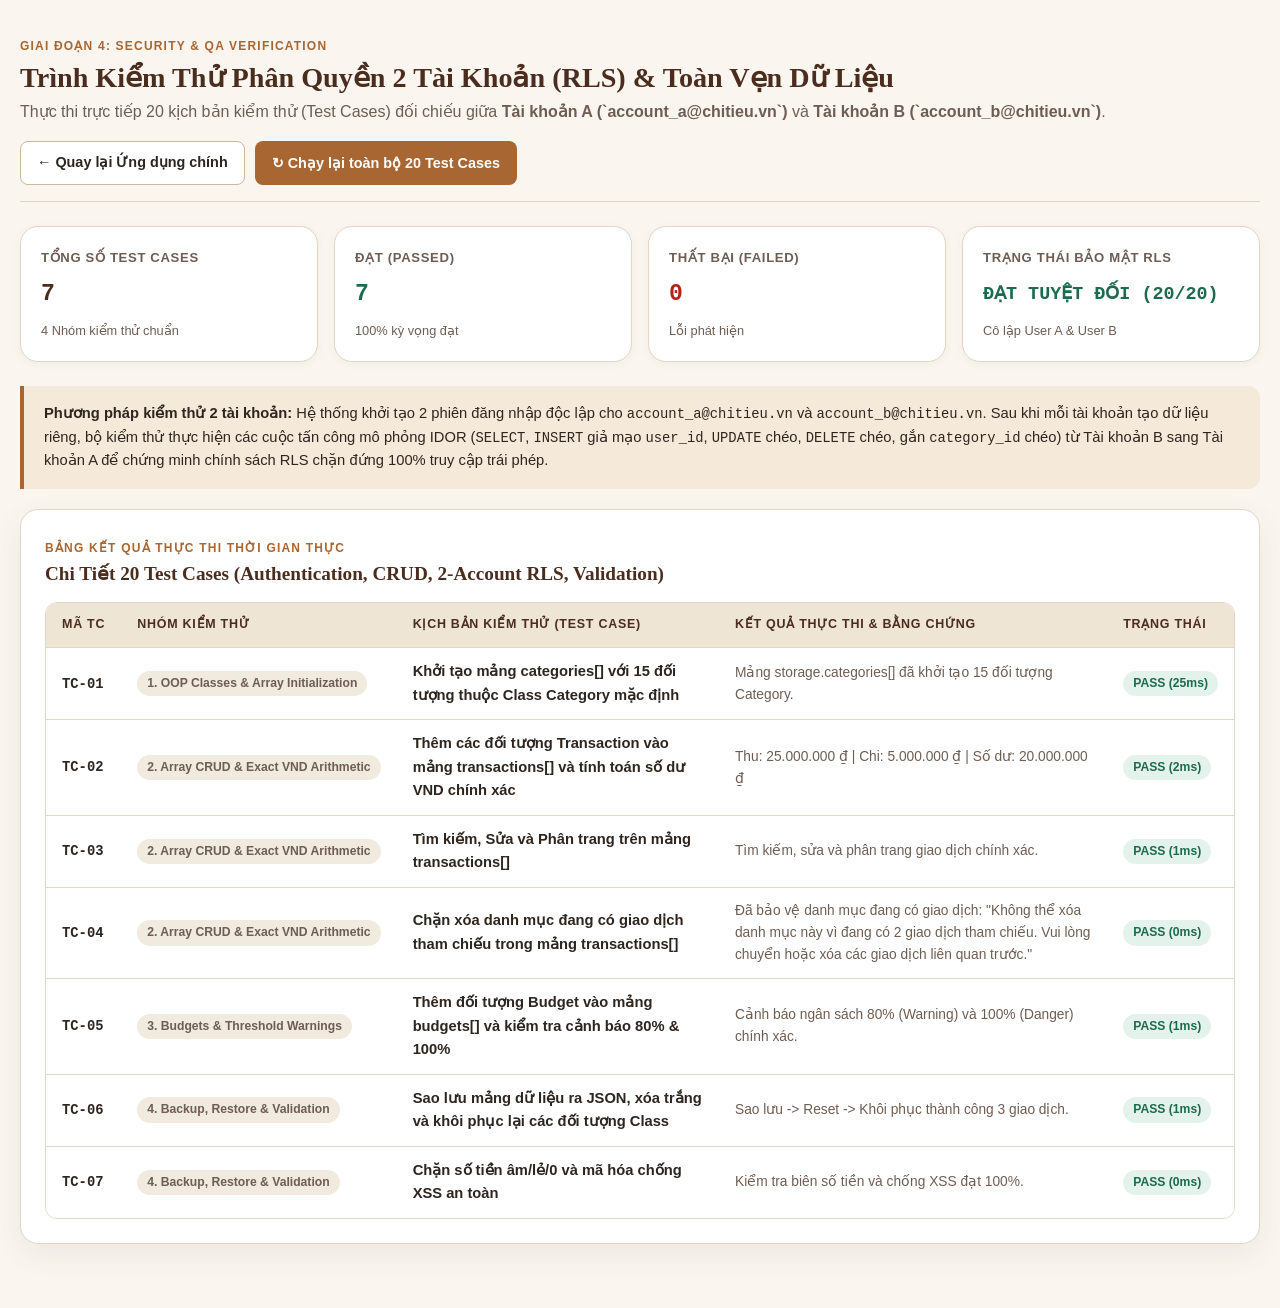
<file: test-runner.html>
<!DOCTYPE html>
<html lang="vi" data-theme="light">
<head>
  <meta charset="UTF-8" />
  <meta name="viewport" content="width=device-width, initial-scale=1.0" />
  <title>Kiểm Thử Bảo Mật 2 Tài Khoản (RLS) &amp; Dữ Liệu — Sổ Thu Chi Cá Nhân</title>
  <link rel="icon" type="image/svg+xml" href="./assets/images/favicon.svg" />
  <link rel="stylesheet" href="./assets/css/variables.css" />
  <link rel="stylesheet" href="./assets/css/main.css" />
  <link rel="stylesheet" href="./assets/css/components.css" />
  <link rel="stylesheet" href="./assets/css/responsive.css" />
</head>
<body>
  <div class="page-container" style="padding-top:var(--space-8);">
    <div class="section-header">
      <div>
        <span class="eyebrow">GIAI ĐOẠN 4: SECURITY &amp; QA VERIFICATION</span>
        <h1>Trình Kiểm Thử Phân Quyền 2 Tài Khoản (RLS) &amp; Toàn Vẹn Dữ Liệu</h1>
        <p style="color:var(--ink-muted);margin-top:4px;">
          Thực thi trực tiếp 20 kịch bản kiểm thử (Test Cases) đối chiếu giữa
          <strong>Tài khoản A (`account_a@chitieu.vn`)</strong> và
          <strong>Tài khoản B (`account_b@chitieu.vn`)</strong>.
        </p>
      </div>
      <div style="display:flex;gap:10px;">
        <a href="./index.html" class="btn btn-secondary">&larr; Quay lại Ứng dụng chính</a>
        <button type="button" id="btn-rerun-tests" class="btn btn-primary">
          ↻ Chạy lại toàn bộ 20 Test Cases
        </button>
      </div>
    </div>

    <div class="kpi-grid">
      <div class="kpi-card">
        <div class="kpi-top">Tổng Số Test Cases</div>
        <div id="test-total" class="kpi-value">0</div>
        <div class="kpi-sub">4 Nhóm kiểm thử chuẩn</div>
      </div>

      <div class="kpi-card">
        <div class="kpi-top">Đạt (PASSED)</div>
        <div id="test-passed" class="kpi-value income">0</div>
        <div class="kpi-sub">100% kỳ vọng đạt</div>
      </div>

      <div class="kpi-card">
        <div class="kpi-top">Thất Bại (FAILED)</div>
        <div id="test-failed" class="kpi-value expense">0</div>
        <div class="kpi-sub">Lỗi phát hiện</div>
      </div>

      <div class="kpi-card">
        <div class="kpi-top">Trạng Thái Bảo Mật RLS</div>
        <div id="test-rls-status" class="kpi-value income" style="font-size:1.15rem;">ĐANG KIỂM TRA...</div>
        <div class="kpi-sub">Cô lập User A &amp; User B</div>
      </div>
    </div>

    <div class="callout">
      <strong>Phương pháp kiểm thử 2 tài khoản:</strong>
      Hệ thống khởi tạo 2 phiên đăng nhập độc lập cho <code>account_a@chitieu.vn</code> và <code>account_b@chitieu.vn</code>.
      Sau khi mỗi tài khoản tạo dữ liệu riêng, bộ kiểm thử thực hiện các cuộc tấn công mô phỏng IDOR
      (<code>SELECT</code>, <code>INSERT</code> giả mạo <code>user_id</code>, <code>UPDATE</code> chéo, <code>DELETE</code> chéo, gắn <code>category_id</code> chéo)
      từ Tài khoản B sang Tài khoản A để chứng minh chính sách RLS chặn đứng 100% truy cập trái phép.
    </div>

    <div class="card">
      <div class="card-header">
        <div>
          <span class="eyebrow">BẢNG KẾT QUẢ THỰC THI THỜI GIAN THỰC</span>
          <h3 class="card-title">Chi Tiết 20 Test Cases (Authentication, CRUD, 2-Account RLS, Validation)</h3>
        </div>
      </div>

      <div class="table-responsive">
        <table class="data-table">
          <thead>
            <tr>
              <th>Mã TC</th>
              <th>Nhóm Kiểm Thử</th>
              <th>Kịch Bản Kiểm Thử (Test Case)</th>
              <th>Kết Quả Thực Thi &amp; Bằng Chứng</th>
              <th>Trạng Thái</th>
            </tr>
          </thead>
          <tbody id="test-results-body">
            <tr>
              <td colspan="5" class="empty-state">Đang chạy bộ kiểm thử...</td>
            </tr>
          </tbody>
        </table>
      </div>
    </div>
  </div>

  <script type="module">
    import { runAllSecurityAndCrudTests } from './tests/security-and-crud.test.mjs';
    import { escapeHtml } from './assets/js/utils.js';

    async function executeAndRender() {
      const tbody = document.getElementById('test-results-body');
      if (tbody) {
        tbody.innerHTML = '<tr><td colspan="5" class="empty-state">Đang thực thi 20 kịch bản kiểm thử...</td></tr>';
      }

      const summary = await runAllSecurityAndCrudTests();

      document.getElementById('test-total').textContent = String(summary.total);
      document.getElementById('test-passed').textContent = String(summary.passed);
      document.getElementById('test-failed').textContent = String(summary.failed);

      const statusEl = document.getElementById('test-rls-status');
      if (summary.failed === 0) {
        statusEl.textContent = 'ĐẠT TUYỆT ĐỐI (20/20)';
        statusEl.className = 'kpi-value income';
      } else {
        statusEl.textContent = `CÓ ${summary.failed} LỖI`;
        statusEl.className = 'kpi-value expense';
      }

      tbody.innerHTML = summary.results
        .map(
          (r) => `
          <tr>
            <td class="mono-value">${escapeHtml(r.id)}</td>
            <td><span class="badge badge-neutral">${escapeHtml(r.suite)}</span></td>
            <td><strong>${escapeHtml(r.title)}</strong></td>
            <td style="font-size:0.86rem;color:var(--ink-muted);">${escapeHtml(r.detail)}</td>
            <td>
              <span class="badge ${r.status === 'PASS' ? 'badge-income' : 'badge-expense'}">
                ${escapeHtml(r.status)} (${r.durationMs}ms)
              </span>
            </td>
          </tr>
        `
        )
        .join('');
    }

    document.getElementById('btn-rerun-tests')?.addEventListener('click', executeAndRender);
    executeAndRender();
  </script>
</body>
</html>
</file>
<file: assets/css/variables.css>
/* ==========================================================================
   DESIGN TOKENS & VARIABLES (variables.css)
   Combines Editorial / Financial Paper Light Mode (style.md)
   with High-Contrast Financial Slate Dark Mode (ui-ux-pro-max)
   ========================================================================== */

:root {
  /* Core Editorial Paper Palette (Light Mode Default) */
  --paper: #faf6ef;
  --paper-2: #f4ecdf;
  --surface: #ffffff;
  --surface-hover: #f9f3e8;
  --head: #efe5d5;
  --reason: #f1eadf;

  /* Typography Colors */
  --ink: #2e251f;
  --ink-muted: #6e5d52;
  --ink-subtle: #968478;
  --heading: #4a2d1e;

  /* Brand & Accent Colors */
  --accent: #a86632;
  --accent-hover: #8d5224;
  --accent-soft: #f5e9d9;
  --accent-contrast: #ffffff;

  /* Financial Semantic Colors (WCAG AA compliant) */
  --income: #1b6b4c;
  --income-soft: #e3f3ec;
  --expense: #b42318;
  --expense-soft: #fde8e6;
  --warning: #b45309;
  --warning-soft: #fef3c7;
  --info: #1d4ed8;
  --info-soft: #dbeafe;

  /* Borders, Dividers & Shadows */
  --line: #e2d5c3;
  --line-strong: #cbb89f;
  --shadow-sm: 0 2px 8px rgba(74, 52, 36, 0.05);
  --shadow: 0 10px 30px rgba(74, 52, 36, 0.08);
  --shadow-lg: 0 20px 45px rgba(74, 52, 36, 0.14);
  --focus-ring: 0 0 0 3px rgba(168, 102, 50, 0.35);

  /* Typography Families */
  --font-serif: "Times New Roman", Georgia, Cambria, serif;
  --font-sans: "Segoe UI", -apple-system, BlinkMacSystemFont, Roboto, Arial, sans-serif;
  --font-mono: Consolas, "Fira Code", "Courier New", monospace;

  /* Layout & Spacing Scale */
  --sidebar-width: 264px;
  --topbar-height: 68px;
  --radius-sm: 8px;
  --radius-md: 12px;
  --radius-lg: 18px;
  --space-1: 4px;
  --space-2: 8px;
  --space-3: 12px;
  --space-4: 16px;
  --space-5: 20px;
  --space-6: 24px;
  --space-8: 32px;
  --space-10: 40px;

  /* Motion */
  --transition-fast: 150ms cubic-bezier(0.2, 0, 0, 1);
  --transition-base: 220ms cubic-bezier(0.2, 0, 0, 1);
}

/* Dark Mode Palette (Financial Slate + Warm Copper Accent) */
[data-theme="dark"] {
  --paper: #0f172a;
  --paper-2: #152036;
  --surface: #1e293b;
  --surface-hover: #263449;
  --head: #192438;
  --reason: #172133;

  --ink: #f1f5f9;
  --ink-muted: #94a3b8;
  --ink-subtle: #64748b;
  --heading: #f8fafc;

  --accent: #d98a4c;
  --accent-hover: #e59d63;
  --accent-soft: rgba(217, 138, 76, 0.16);
  --accent-contrast: #0f172a;

  --income: #34d399;
  --income-soft: rgba(16, 185, 129, 0.16);
  --expense: #f87171;
  --expense-soft: rgba(239, 68, 68, 0.16);
  --warning: #fbbf24;
  --warning-soft: rgba(245, 158, 11, 0.16);
  --info: #60a5fa;
  --info-soft: rgba(59, 130, 246, 0.16);

  --line: rgba(255, 255, 255, 0.1);
  --line-strong: rgba(255, 255, 255, 0.2);
  --shadow-sm: 0 2px 8px rgba(0, 0, 0, 0.25);
  --shadow: 0 10px 30px rgba(0, 0, 0, 0.35);
  --shadow-lg: 0 24px 48px rgba(0, 0, 0, 0.5);
  --focus-ring: 0 0 0 3px rgba(217, 138, 76, 0.45);
}

@media (prefers-reduced-motion: reduce) {
  *,
  *::before,
  *::after {
    animation-duration: 0.01ms !important;
    animation-iteration-count: 1 !important;
    transition-duration: 0.01ms !important;
    scroll-behavior: auto !important;
  }
}
</file>
<file: assets/css/main.css>
/* ==========================================================================
   MAIN LAYOUT & TYPOGRAPHY (main.css)
   ========================================================================== */

*,
*::before,
*::after {
  box-sizing: border-box;
  margin: 0;
  padding: 0;
}

html {
  font-size: 16px;
  scroll-padding-top: calc(var(--topbar-height) + 16px);
  -webkit-text-size-adjust: 100%;
}

body {
  font-family: var(--font-sans);
  background-color: var(--paper);
  color: var(--ink);
  line-height: 1.6;
  min-height: 100vh;
  overflow-x: hidden;
  transition: background-color var(--transition-base), color var(--transition-base);
}

/* Skip Link for Keyboard Accessibility */
.skip-link {
  position: absolute;
  top: -100px;
  left: var(--space-4);
  z-index: 9999;
  padding: var(--space-2) var(--space-4);
  background: var(--heading);
  color: var(--surface);
  font-weight: 600;
  border-radius: var(--radius-sm);
  text-decoration: none;
}

.skip-link:focus {
  top: var(--space-3);
  outline: none;
  box-shadow: var(--focus-ring);
}

/* Headings & Editorial Hierarchy */
h1, h2, h3, .serif-heading {
  font-family: var(--font-serif);
  color: var(--heading);
  font-weight: 700;
  line-height: 1.25;
}

h1 {
  font-size: clamp(1.5rem, 2.2vw, 2.1rem);
}

h2 {
  font-size: clamp(1.25rem, 1.8vw, 1.6rem);
}

h3 {
  font-size: 1.15rem;
}

code, .mono-value {
  font-family: var(--font-mono);
  font-size: 0.94em;
  font-variant-numeric: tabular-nums;
}

.eyebrow,
.section-kicker {
  display: inline-block;
  text-transform: uppercase;
  letter-spacing: 0.1em;
  font-size: 0.75rem;
  font-weight: 700;
  color: var(--accent);
  margin-bottom: var(--space-1);
}

.hidden {
  display: none !important;
}

/* ==========================================================================
   AUTHENTICATION SHELL
   ========================================================================== */
.auth-wrapper {
  min-height: 100vh;
  display: grid;
  grid-template-columns: 1.1fr 0.9fr;
  background: linear-gradient(135deg, var(--paper) 0%, var(--paper-2) 100%);
}

.auth-editorial-panel {
  padding: var(--space-10);
  display: flex;
  flex-direction: column;
  justify-content: space-between;
  border-right: 1px solid var(--line);
  background-color: var(--paper-2);
}

.auth-brand-header {
  display: flex;
  align-items: center;
  gap: var(--space-3);
}

.brand-emblem {
  width: 44px;
  height: 44px;
  border-radius: var(--radius-md);
  background: var(--heading);
  color: #fff;
  display: inline-flex;
  align-items: center;
  justify-content: center;
  font-family: var(--font-serif);
  font-size: 1.35rem;
  font-weight: 700;
  box-shadow: var(--shadow-sm);
}

.auth-hero-copy {
  max-width: 540px;
  margin: var(--space-8) 0;
}

.auth-hero-copy h1 {
  font-size: clamp(2rem, 3vw, 2.75rem);
  white-space: normal;
  margin-bottom: var(--space-4);
}

.auth-feature-list {
  list-style: none;
  display: grid;
  gap: var(--space-3);
  margin-top: var(--space-6);
}

.auth-feature-item {
  display: flex;
  align-items: flex-start;
  gap: var(--space-3);
  padding: var(--space-3) var(--space-4);
  background: var(--surface);
  border: 1px solid var(--line);
  border-radius: var(--radius-md);
  box-shadow: var(--shadow-sm);
}

.auth-form-panel {
  display: flex;
  align-items: center;
  justify-content: center;
  padding: var(--space-8);
}

.auth-card {
  width: 100%;
  max-width: 460px;
  background: var(--surface);
  border: 1px solid var(--line);
  border-radius: var(--radius-lg);
  padding: var(--space-8);
  box-shadow: var(--shadow);
}

/* ==========================================================================
   APPLICATION SHELL (SIDEBAR + TOPBAR + MAIN WORKSPACE)
   ========================================================================== */
.app-shell {
  display: grid;
  grid-template-columns: var(--sidebar-width) 1fr;
  min-height: 100vh;
}

.sidebar {
  background: var(--paper-2);
  border-right: 1px solid var(--line);
  display: flex;
  flex-direction: column;
  position: sticky;
  top: 0;
  height: 100vh;
  z-index: 40;
  padding: var(--space-5);
}

.sidebar-brand {
  display: flex;
  align-items: center;
  gap: var(--space-3);
  padding-bottom: var(--space-5);
  border-bottom: 1px solid var(--line);
  margin-bottom: var(--space-5);
}

.sidebar-brand-title {
  font-family: var(--font-serif);
  font-size: 1.25rem;
  font-weight: 700;
  color: var(--heading);
  line-height: 1.2;
}

.sidebar-brand-subtitle {
  font-size: 0.75rem;
  color: var(--ink-muted);
}

.sidebar-nav {
  display: flex;
  flex-direction: column;
  gap: var(--space-1);
  flex: 1;
}

.nav-item {
  display: flex;
  align-items: center;
  gap: var(--space-3);
  width: 100%;
  min-height: 44px;
  padding: var(--space-2) var(--space-4);
  border: 1px solid transparent;
  border-radius: var(--radius-md);
  background: transparent;
  color: var(--ink);
  font-size: 0.95rem;
  font-weight: 500;
  text-align: left;
  cursor: pointer;
  transition: background-color var(--transition-fast), color var(--transition-fast), border-color var(--transition-fast);
}

.nav-item:hover {
  background: var(--accent-soft);
  color: var(--heading);
}

.nav-item:focus-visible {
  outline: none;
  box-shadow: var(--focus-ring);
}

.nav-item.active {
  background: var(--surface);
  color: var(--accent);
  border-color: var(--line-strong);
  font-weight: 700;
  box-shadow: var(--shadow-sm);
}

.sidebar-footer {
  padding-top: var(--space-4);
  border-top: 1px solid var(--line);
  display: flex;
  flex-direction: column;
  gap: var(--space-3);
}

.user-pill {
  display: flex;
  align-items: center;
  gap: var(--space-3);
  padding: var(--space-2) var(--space-3);
  background: var(--surface);
  border: 1px solid var(--line);
  border-radius: var(--radius-md);
}

.user-avatar {
  width: 36px;
  height: 36px;
  border-radius: 50%;
  background: var(--accent-soft);
  color: var(--accent);
  font-weight: 700;
  display: inline-flex;
  align-items: center;
  justify-content: center;
  flex-shrink: 0;
}

.user-meta {
  overflow: hidden;
  flex: 1;
}

.user-name {
  font-weight: 600;
  font-size: 0.88rem;
  white-space: nowrap;
  overflow: hidden;
  text-overflow: ellipsis;
}

.user-email {
  font-size: 0.75rem;
  color: var(--ink-muted);
  white-space: nowrap;
  overflow: hidden;
  text-overflow: ellipsis;
}

/* Main Content Area */
.main-wrapper {
  display: flex;
  flex-direction: column;
  min-width: 0;
}

.topbar {
  height: var(--topbar-height);
  background: var(--paper);
  border-bottom: 1px solid var(--line);
  padding: 0 var(--space-6);
  display: flex;
  align-items: center;
  justify-content: space-between;
  gap: var(--space-4);
  position: sticky;
  top: 0;
  z-index: 30;
}

.topbar-left {
  display: flex;
  align-items: center;
  gap: var(--space-3);
}

.topbar-right {
  display: flex;
  align-items: center;
  gap: var(--space-3);
}

.page-container {
  width: min(1240px, calc(100% - 36px));
  margin: 0 auto;
  padding: var(--space-6) 0 var(--space-10);
  flex: 1;
}

.view-section {
  display: none;
  animation: fadeIn var(--transition-base);
}

.view-section.active {
  display: block;
}

@keyframes fadeIn {
  from { opacity: 0; transform: translateY(4px); }
  to { opacity: 1; transform: translateY(0); }
}

.section-header {
  display: flex;
  align-items: flex-end;
  justify-content: space-between;
  flex-wrap: wrap;
  gap: var(--space-4);
  margin-bottom: var(--space-6);
  padding-bottom: var(--space-4);
  border-bottom: 1px solid var(--line);
}
</file>
<file: assets/css/components.css>
/* ==========================================================================
   UI COMPONENTS (components.css)
   Cards, Tables, Callouts, Forms, Buttons, Modals, Badges, Progress, Toast
   ========================================================================== */

/* 1. Editorial Cards & Callouts (from style.md) */
.card {
  background: var(--surface);
  border: 1px solid var(--line);
  border-radius: var(--radius-lg);
  padding: var(--space-6);
  box-shadow: var(--shadow);
  margin-bottom: var(--space-6);
}

.card-header {
  display: flex;
  align-items: center;
  justify-content: space-between;
  flex-wrap: wrap;
  gap: var(--space-3);
  margin-bottom: var(--space-4);
}

.card-title {
  font-family: var(--font-serif);
  font-size: 1.2rem;
  color: var(--heading);
}

.callout {
  border-left: 4px solid var(--accent);
  background: var(--accent-soft);
  padding: var(--space-4) var(--space-5);
  border-radius: 0 var(--radius-md) var(--radius-md) 0;
  margin-bottom: var(--space-5);
  font-size: 0.92rem;
}

.callout.warning {
  border-left-color: var(--warning);
  background: var(--warning-soft);
}

.callout.danger {
  border-left-color: var(--expense);
  background: var(--expense-soft);
}

.reason {
  background: var(--reason);
  border: 1px solid var(--line);
  border-radius: var(--radius-md);
  padding: var(--space-3) var(--space-4);
  font-size: 0.88rem;
  color: var(--ink-muted);
}

.diagram-shell {
  background: var(--surface);
  border: 1px solid var(--line);
  border-radius: var(--radius-lg);
  padding: var(--space-5);
  box-shadow: var(--shadow-sm);
  overflow-x: auto;
}

/* 2. KPI Summary Grid */
.kpi-grid {
  display: grid;
  grid-template-columns: repeat(4, 1fr);
  gap: var(--space-4);
  margin-bottom: var(--space-6);
}

.kpi-card {
  background: var(--surface);
  border: 1px solid var(--line);
  border-radius: var(--radius-lg);
  padding: var(--space-5);
  box-shadow: var(--shadow-sm);
  display: flex;
  flex-direction: column;
  justify-content: space-between;
  gap: var(--space-2);
}

.kpi-top {
  display: flex;
  align-items: center;
  justify-content: space-between;
  color: var(--ink-muted);
  font-size: 0.82rem;
  font-weight: 600;
  text-transform: uppercase;
  letter-spacing: 0.05em;
}

.kpi-icon {
  width: 36px;
  height: 36px;
  border-radius: var(--radius-sm);
  display: inline-flex;
  align-items: center;
  justify-content: center;
}

.kpi-icon.income { background: var(--income-soft); color: var(--income); }
.kpi-icon.expense { background: var(--expense-soft); color: var(--expense); }
.kpi-icon.balance { background: var(--accent-soft); color: var(--accent); }
.kpi-icon.savings { background: var(--info-soft); color: var(--info); }

.kpi-value {
  font-family: var(--font-mono);
  font-size: clamp(1.25rem, 1.8vw, 1.65rem);
  font-weight: 700;
  color: var(--heading);
  font-variant-numeric: tabular-nums;
}

.kpi-value.income { color: var(--income); }
.kpi-value.expense { color: var(--expense); }

.kpi-sub {
  font-size: 0.8rem;
  color: var(--ink-muted);
}

/* 3. Buttons */
.btn {
  display: inline-flex;
  align-items: center;
  justify-content: center;
  gap: var(--space-2);
  min-height: 44px;
  padding: 0 var(--space-4);
  border-radius: var(--radius-sm);
  border: 1px solid transparent;
  font-family: var(--font-sans);
  font-size: 0.9rem;
  font-weight: 600;
  cursor: pointer;
  text-decoration: none;
  transition: background-color var(--transition-fast), border-color var(--transition-fast), transform var(--transition-fast);
}

.btn:focus-visible {
  outline: none;
  box-shadow: var(--focus-ring);
}

.btn:disabled {
  opacity: 0.6;
  cursor: not-allowed;
}

.btn-primary {
  background: var(--accent);
  color: #ffffff;
}

.btn-primary:hover:not(:disabled) {
  background: var(--accent-hover);
}

.btn-secondary {
  background: var(--surface);
  color: var(--ink);
  border-color: var(--line-strong);
}

.btn-secondary:hover:not(:disabled) {
  background: var(--surface-hover);
}

.btn-danger {
  background: var(--expense);
  color: #ffffff;
}

.btn-danger:hover:not(:disabled) {
  opacity: 0.92;
}

.btn-ghost {
  background: transparent;
  color: var(--ink-muted);
  min-height: 38px;
  padding: 0 var(--space-3);
}

.btn-ghost:hover:not(:disabled) {
  background: var(--accent-soft);
  color: var(--heading);
}

.btn-sm {
  min-height: 36px;
  padding: 0 var(--space-3);
  font-size: 0.82rem;
}

/* 4. Forms & Validation (WCAG AA Accessible) */
.form-grid {
  display: grid;
  grid-template-columns: repeat(2, 1fr);
  gap: var(--space-4);
}

.form-group {
  display: flex;
  flex-direction: column;
  gap: 6px;
  margin-bottom: var(--space-4);
}

.form-group.full-width {
  grid-column: 1 / -1;
}

.form-label {
  font-size: 0.88rem;
  font-weight: 600;
  color: var(--ink);
}

.required-star {
  color: var(--expense);
  margin-left: 2px;
}

.form-control,
.form-select {
  width: 100%;
  min-height: 44px;
  padding: 8px 12px;
  border: 1px solid var(--line-strong);
  border-radius: var(--radius-sm);
  background: var(--surface);
  color: var(--ink);
  font-family: var(--font-sans);
  font-size: 0.95rem;
  transition: border-color var(--transition-fast), box-shadow var(--transition-fast);
}

.form-control:focus,
.form-select:focus {
  outline: none;
  border-color: var(--accent);
  box-shadow: var(--focus-ring);
}

.form-control[aria-invalid="true"],
.form-select[aria-invalid="true"] {
  border-color: var(--expense);
}

.field-error {
  font-size: 0.8rem;
  color: var(--expense);
  font-weight: 500;
  min-height: 1.1em;
}

.error-summary {
  background: var(--expense-soft);
  border: 1px solid var(--expense);
  border-left-width: 4px;
  color: var(--expense);
  padding: var(--space-3) var(--space-4);
  border-radius: var(--radius-sm);
  margin-bottom: var(--space-4);
  font-size: 0.88rem;
}

/* 5. Editorial Data Tables (from style.md) */
.table-responsive {
  width: 100%;
  overflow-x: auto;
  border: 1px solid var(--line);
  border-radius: var(--radius-md);
}

table.data-table {
  width: 100%;
  border-collapse: collapse;
  background: var(--surface);
  font-size: 0.92rem;
}

table.data-table th,
table.data-table td {
  padding: 12px 16px;
  border-bottom: 1px solid var(--line);
  text-align: left;
  vertical-align: middle;
}

table.data-table th {
  background: var(--head);
  color: var(--heading);
  font-size: 0.78rem;
  font-weight: 700;
  text-transform: uppercase;
  letter-spacing: 0.06em;
  white-space: nowrap;
}

table.data-table td:first-child {
  font-weight: 700;
}

table.data-table tbody tr:hover {
  background: var(--surface-hover);
}

table.data-table tbody tr:last-child td {
  border-bottom: none;
}

.text-right {
  text-align: right !important;
}

/* 6. Badges & Chips */
.badge {
  display: inline-flex;
  align-items: center;
  gap: 6px;
  padding: 3px 10px;
  border-radius: 999px;
  font-size: 0.76rem;
  font-weight: 700;
  white-space: nowrap;
}

.badge-income {
  background: var(--income-soft);
  color: var(--income);
}

.badge-expense {
  background: var(--expense-soft);
  color: var(--expense);
}

.badge-warning {
  background: var(--warning-soft);
  color: var(--warning);
}

.badge-neutral {
  background: var(--reason);
  color: var(--ink-muted);
}

.category-chip {
  display: inline-flex;
  align-items: center;
  gap: 8px;
  padding: 4px 10px;
  border-radius: var(--radius-sm);
  font-size: 0.84rem;
  font-weight: 600;
  background: var(--paper-2);
  border: 1px solid var(--line);
}

.category-dot {
  width: 10px;
  height: 10px;
  border-radius: 50%;
  display: inline-block;
  flex-shrink: 0;
}

/* 7. Filter Bar & Pill Tabs */
.filter-bar {
  display: flex;
  flex-wrap: wrap;
  align-items: center;
  justify-content: space-between;
  gap: var(--space-3);
  margin-bottom: var(--space-5);
  background: var(--paper-2);
  padding: var(--space-3) var(--space-4);
  border-radius: var(--radius-md);
  border: 1px solid var(--line);
}

.period-pills {
  display: flex;
  flex-wrap: wrap;
  gap: 6px;
}

.period-pill {
  min-height: 36px;
  padding: 4px 12px;
  border-radius: var(--radius-sm);
  border: 1px solid var(--line);
  background: var(--surface);
  color: var(--ink-muted);
  font-size: 0.82rem;
  font-weight: 600;
  cursor: pointer;
}

.period-pill.active {
  background: var(--accent);
  color: #ffffff;
  border-color: var(--accent);
}

/* 8. Progress Bars for Budgets */
.budget-progress-track {
  width: 100%;
  height: 10px;
  background: var(--paper-2);
  border-radius: 999px;
  overflow: hidden;
  border: 1px solid var(--line);
  margin: var(--space-2) 0;
}

.budget-progress-fill {
  height: 100%;
  border-radius: 999px;
  transition: width var(--transition-base);
}

.budget-progress-fill.safe { background: var(--income); }
.budget-progress-fill.warning { background: var(--warning); }
.budget-progress-fill.danger { background: var(--expense); }

/* 9. Native HTML5 <dialog> Modal */
dialog.app-modal {
  margin: auto;
  width: min(560px, calc(100vw - 24px));
  border: 1px solid var(--line-strong);
  border-radius: var(--radius-lg);
  background: var(--surface);
  color: var(--ink);
  padding: 0;
  box-shadow: var(--shadow-lg);
}

dialog.app-modal::backdrop {
  background: rgba(20, 14, 10, 0.55);
  backdrop-filter: blur(3px);
}

.modal-header {
  display: flex;
  align-items: center;
  justify-content: space-between;
  padding: var(--space-4) var(--space-6);
  background: var(--head);
  border-bottom: 1px solid var(--line);
}

.modal-body {
  padding: var(--space-6);
  max-height: 78vh;
  overflow-y: auto;
}

.modal-footer {
  display: flex;
  align-items: center;
  justify-content: flex-end;
  gap: var(--space-3);
  padding: var(--space-4) var(--space-6);
  border-top: 1px solid var(--line);
  background: var(--paper-2);
}

/* 10. Toast Notification Stack */
.toast-container {
  position: fixed;
  bottom: var(--space-5);
  right: var(--space-5);
  z-index: 9000;
  display: flex;
  flex-direction: column;
  gap: var(--space-2);
  max-width: 380px;
}

.toast {
  display: flex;
  align-items: flex-start;
  justify-content: space-between;
  gap: var(--space-3);
  padding: var(--space-3) var(--space-4);
  border-radius: var(--radius-md);
  background: var(--surface);
  color: var(--ink);
  border: 1px solid var(--line-strong);
  border-left: 4px solid var(--accent);
  box-shadow: var(--shadow-lg);
  font-size: 0.88rem;
  font-weight: 500;
}

.toast.success { border-left-color: var(--income); }
.toast.error { border-left-color: var(--expense); }
.toast.warning { border-left-color: var(--warning); }

/* 11. Empty States & Charts Grid */
.empty-state {
  text-align: center;
  padding: var(--space-8) var(--space-4);
  color: var(--ink-muted);
}

.charts-grid {
  display: grid;
  grid-template-columns: 1.4fr 1fr;
  gap: var(--space-6);
  margin-bottom: var(--space-6);
}

.chart-box {
  position: relative;
  height: 300px;
  width: 100%;
}

.pagination-bar {
  display: flex;
  align-items: center;
  justify-content: space-between;
  flex-wrap: wrap;
  gap: var(--space-3);
  margin-top: var(--space-4);
  padding-top: var(--space-3);
  border-top: 1px solid var(--line);
  font-size: 0.86rem;
  color: var(--ink-muted);
}
</file>
<file: assets/css/responsive.css>
/* ==========================================================================
   RESPONSIVE & PRINT ADAPTATION (responsive.css)
   Mobile-First Breakpoints (1024px, 760px, 480px) + Print Stylesheet
   ========================================================================== */

.mobile-menu-btn {
  display: none;
}

.sidebar-backdrop {
  display: none;
}

@media (max-width: 1024px) {
  .kpi-grid {
    grid-template-columns: repeat(2, 1fr);
  }

  .charts-grid {
    grid-template-columns: 1fr;
  }

  .auth-wrapper {
    grid-template-columns: 1fr;
  }

  .auth-editorial-panel {
    display: none;
  }
}

@media (max-width: 760px) {
  .app-shell {
    grid-template-columns: 1fr;
  }

  .mobile-menu-btn {
    display: inline-flex;
  }

  .sidebar {
    position: fixed;
    left: -280px;
    top: 0;
    bottom: 0;
    width: 270px;
    transition: left var(--transition-base);
    box-shadow: var(--shadow-lg);
  }

  .sidebar.open {
    left: 0;
  }

  .sidebar-backdrop.open {
    display: block;
    position: fixed;
    inset: 0;
    background: rgba(20, 14, 10, 0.5);
    z-index: 35;
  }

  .topbar {
    padding: 0 var(--space-4);
  }

  .page-container {
    width: calc(100% - 24px);
    padding: var(--space-4) 0 var(--space-8);
  }

  .card {
    padding: var(--space-4);
    border-radius: var(--radius-md);
  }

  .kpi-grid {
    grid-template-columns: 1fr;
  }

  .form-grid {
    grid-template-columns: 1fr;
  }

  table.data-table th,
  table.data-table td {
    padding: 10px 12px;
    font-size: 0.85rem;
  }
}

/* Print Optimization (from style.md section 4) */
@media print {
  body {
    background: #ffffff !important;
    color: #000000 !important;
  }

  .sidebar,
  .topbar,
  .btn,
  .toast-container,
  dialog {
    display: none !important;
  }

  .app-shell {
    display: block !important;
  }

  .card,
  .diagram-shell,
  .kpi-card {
    box-shadow: none !important;
    background: #ffffff !important;
    break-inside: avoid;
    border: 1px solid #cccccc !important;
  }
}
</file>
